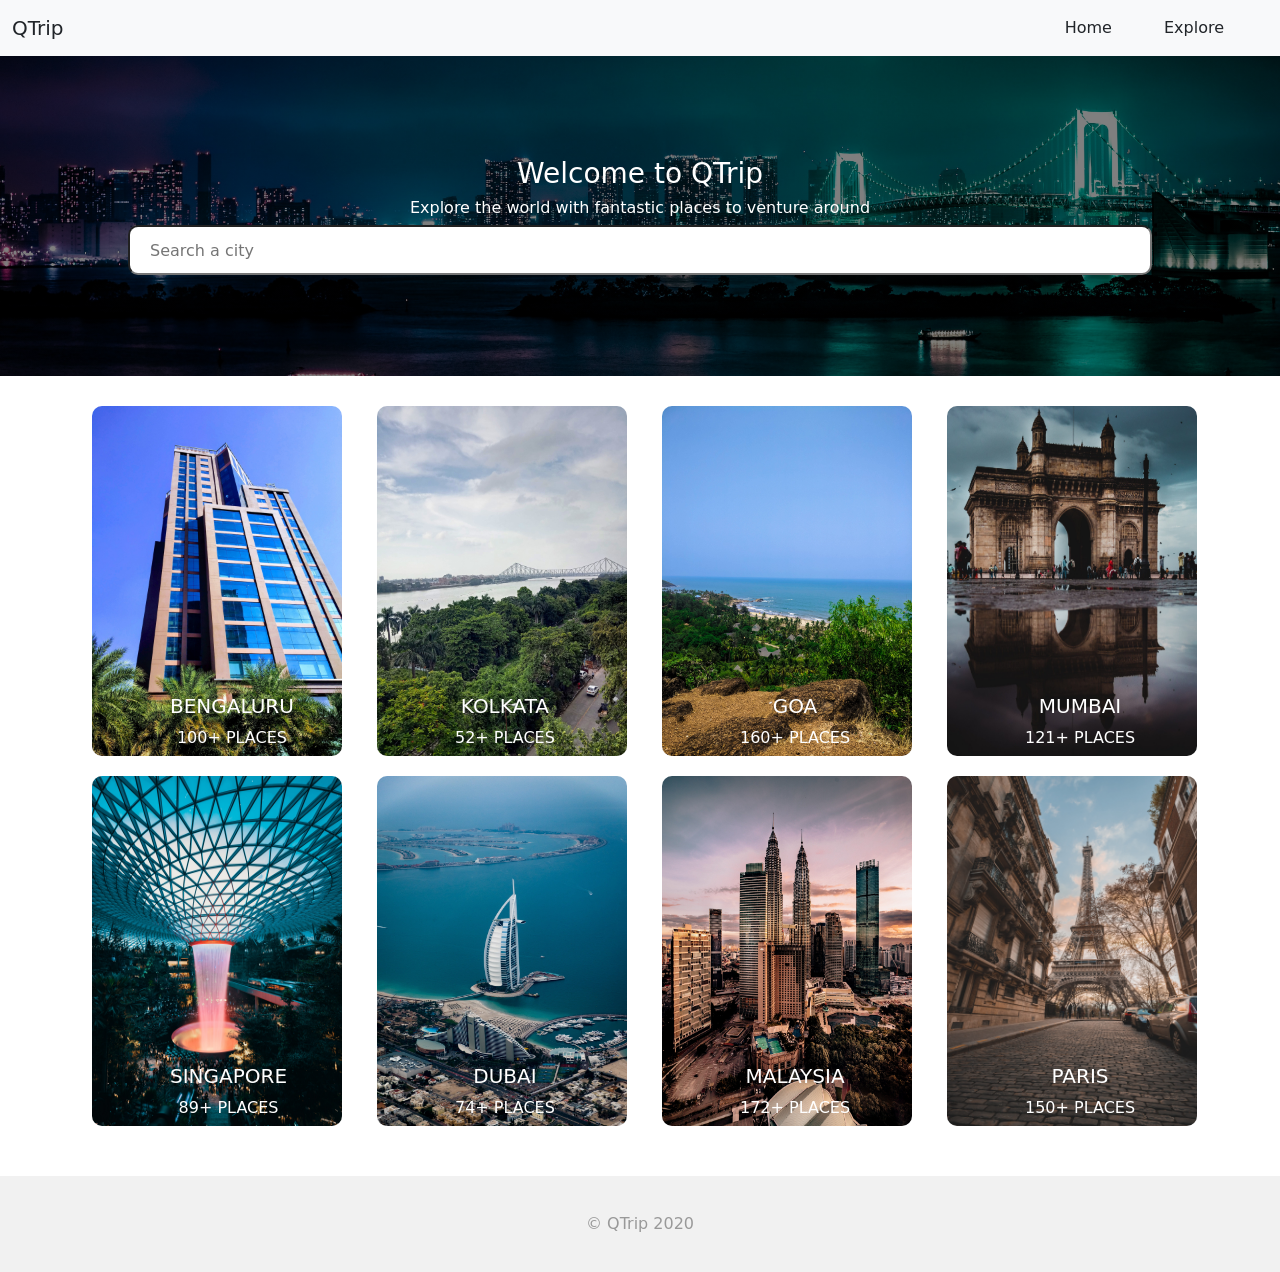
<file: index.html>
<!DOCTYPE html>
<html lang="en">

<head>
  <meta charset="UTF-8" />
  <meta name="viewport" content="width=device-width, initial-scale=1.0" />
  <title>QTrip</title>
  <link rel="stylesheet" href="css/styles.css" />
  <link href="https://cdn.jsdelivr.net/npm/bootstrap@5.3.7/dist/css/bootstrap.min.css" rel="stylesheet" integrity="sha384-LN+7fdVzj6u52u30Kp6M/trliBMCMKTyK833zpbD+pXdCLuTusPj697FH4R/5mcr" crossorigin="anonymous">
  <!-- TODO: MODULE_LAYOUT -->
  <!-- 1. Create a <link> to the first stylesheet needed for Bootstrap -->
</head>

<body>
  <!-- TODO: MODULE_LAYOUT -->
  <!-- 1. Use appropriate css classes on nav element. -->
  <!-- 2. Add child elements as required. -->
  <header class="heading">
    <nav class="navbar navbar-expand-lg navbar-light bg-light">
      <div class="container-fluid">
        <a class="navbar-brand" href="#">QTrip</a>
        <button
          class="navbar-toggler"
          type="button"
          data-bs-toggle="collapse"
          data-bs-target="#navbarSupportedContent"
          aria-controls="navbarSupportedContent"
          aria-expanded="false"
          aria-label="Toggle navigation"
        >
          <span class="navbar-toggler-icon"></span>
        </button>

        <div class="collapse navbar-collapse" id="navbarSupportedContent">
          <ul class="navbar-nav ms-auto mb-2 mb-lg-0">
            <li class="nav-item">
              <a class="nav-link active" aria-current="page" href="#">Home</a>
            </li>
            <li class="nav-item">
              <a class="nav-link" href="#">Explore</a>
            </li>
          </ul>
        </div>
      </div>
    </nav>
  </header>
  
  <!-- TODO: MODULE_LAYOUT -->
  <!-- 1. Use appropriate css classes on the hero image container element. -->
  <!-- 2. Add child elements as required. -->

   <div class="hero-image d-flex flex-column justify-content-center align-items-center">
     <h3>Welcome to QTrip</h3>
     <h6>Explore the world with fantastic places to venture around</h6>
     <form role="search">
      <input type="search" id="search-input" placeholder="Search a city" aria-label="Search through site content">
  </form>


   </div> 
  <div class="container">
    <!-- TODO: MODULE_LAYOUT -->
    <!-- 1. Create the grid like layout as required. -->
     <div class="row row-cols-1  row-cols-lg-4 row-cols-md-2">
     
      <div class="tile">
        <a href="/pages/adventures/adventure.html"><img src="./assets/bengaluru.jpg" alt="..."></a>
       
        <div class="tile-text">
      <h5>BENGALURU</h5>
      <p>100+ PLACES</p>
    </div>
  </div>

  <div class="tile">
    <a href="/pages/adventures/adventure.html"><img src="./assets/kolkata.jpg" alt="..."></a>
  
    <div class="tile-text">
  <h5>KOLKATA</h5>
  <p>52+ PLACES</p>
</div>
</div>

<div class="tile">
  <a href="/pages/adventures/adventure.html"><img src="assets/goa.jpg" alt="..."></a>

  <div class="tile-text">
<h5>GOA</h5>
<p>160+ PLACES</p>
</div>
</div>

<div class="tile">
  <a href="/pages/adventures/adventure.html"><img src="assets/mumbai.jpg" alt="..."></a>
 
  <div class="tile-text">
<h5>MUMBAI</h5>
<p>121+ PLACES</p>
</div>
</div>

<div class="tile">
  <a href="/pages/adventures/adventure.html"><img src="assets/singapore.jpg" alt="..."></a>
 
  <div class="tile-text">
<h5>SINGAPORE</h5>
<p>89+ PLACES</p>
</div>
</div>

<div class="tile">
  <a href="/pages/adventures/adventure.html"><img src="assets/dubai.jpg" alt="..."></a>
 
  <div class="tile-text">
<h5>DUBAI</h5>
<p>74+ PLACES</p>
</div>
</div>

<div class="tile">
  <a href="/pages/adventures/adventure.html"><img src="assets/malaysia.jpg" alt="..."></a>

  <div class="tile-text">
<h5>MALAYSIA</h5>
<p>172+ PLACES</p>
</div>
</div>

<div class="tile">
  <a href="/pages/adventures/adventure.html"><img src="assets/paris.jpg" alt="..."></a>
  
  <div class="tile-text">
<h5>PARIS</h5>
<p>150+ PLACES</p>
</div>
</div>

       
      </div>
  </div>

  <footer>
    <div class="container">© QTrip 2020</div>
  </footer>

  <!-- TODO: MODULE_LAYOUT -->
  <!-- Add scripts needed for bootstrap to work -->
  <script src="https://cdn.jsdelivr.net/npm/bootstrap@5.3.7/dist/js/bootstrap.bundle.min.js" integrity="sha384-ndDqU0Gzau9qJ1lfW4pNLlhNTkCfHzAVBReH9diLvGRem5+R9g2FzA8ZGN954O5Q" crossorigin="anonymous"></script>
</body>

</html>
</file>
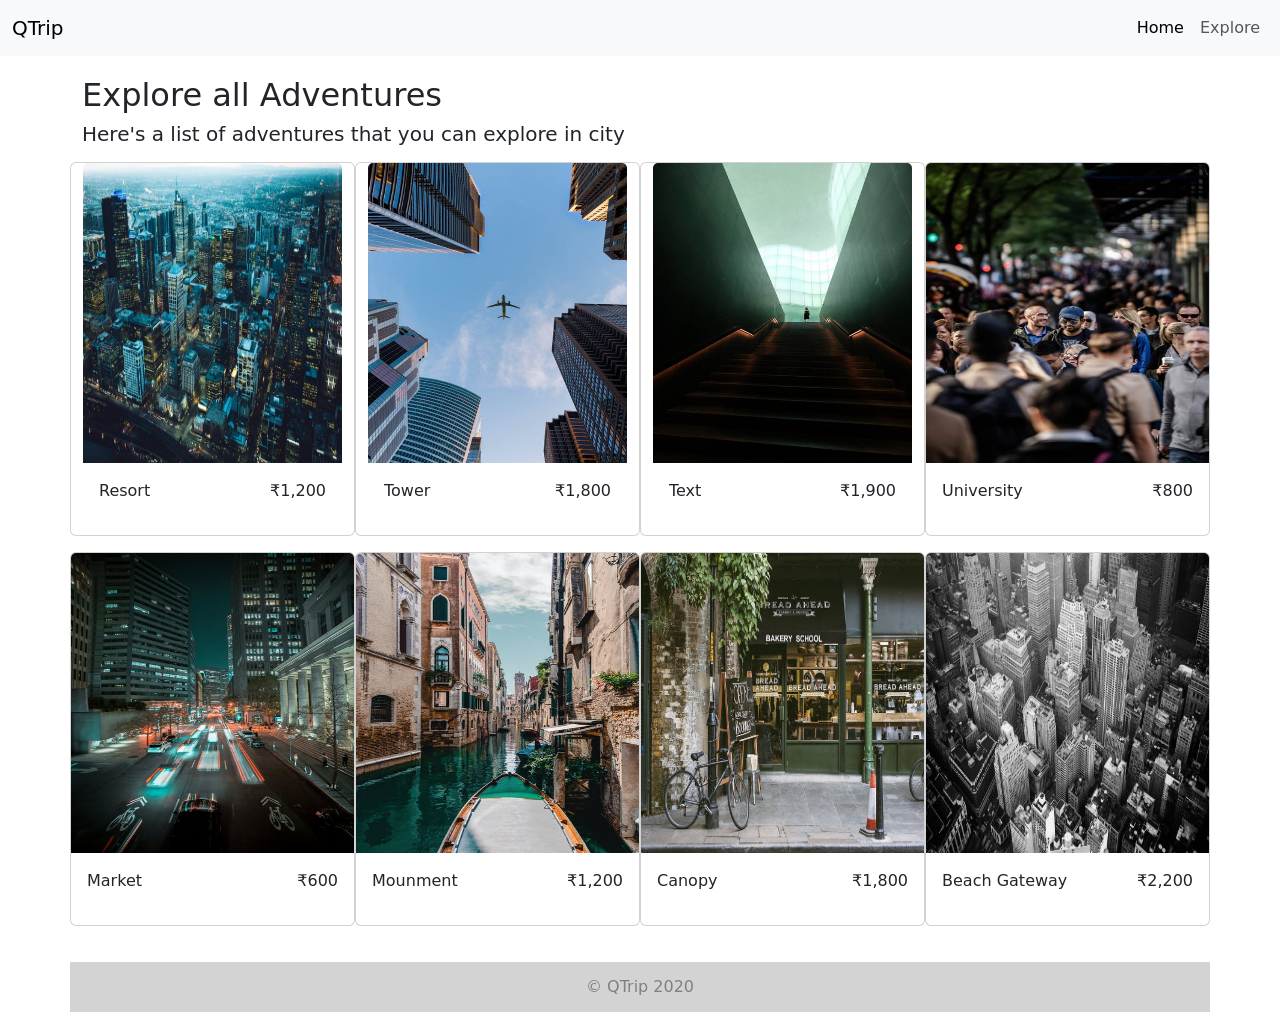
<file: pages/index.html>
<!DOCTYPE html>
<html lang="en">

<head>
  <meta charset="UTF-8" />
  <meta name="viewport" content="width=device-width, initial-scale=1.0" />
  <title>QTrip Adventures</title>
  <link rel="stylesheet" href="../../css/style2.css" />
  <link href="https://cdn.jsdelivr.net/npm/bootstrap@5.0.2/dist/css/bootstrap.min.css" rel="stylesheet" integrity="sha384-EVSTQN3/azprG1Anm3QDgpJLIm9Nao0Yz1ztcQTwFspd3yD65VohhpuuCOmLASjC" crossorigin="anonymous">
</head>

<body>
  <!-- TODO: MODULE_ADVENTURES_GRID -->
  <!-- 1. Copy navigation bar HTML from Landing page document -->
  <header class="heading">
    <nav class="navbar navbar-expand-lg navbar-light bg-light">
      <div class="container-fluid">
        <a class="navbar-brand" href="#">QTrip</a>
        <button
          class="navbar-toggler"
          type="button"
          data-bs-toggle="collapse"
          data-bs-target="#navbarSupportedContent"
          aria-controls="navbarSupportedContent"
          aria-expanded="false"
          aria-label="Toggle navigation"
        >
          <span class="navbar-toggler-icon"></span>
        </button>

        <div class="collapse navbar-collapse" id="navbarSupportedContent">
          <ul class="navbar-nav ms-auto mb-2 mb-lg-0">
            <li class="nav-item">
              <a class="nav-link active" aria-current="page" href="#">Home</a>
            </li>
            <li class="nav-item">
              <a class="nav-link" href="#">Explore</a>
            </li>
          </ul>
        </div>
      </div>
    </nav>
  </header>
  
  <div class="container">
    <div class="content">
   <h2>Explore all Adventures</h2>
   <h5>Here's a list of adventures that you can explore in city</h5>

    </div> 
       <div class="row mt-3">
        
         <div class=" card col-lg-3 col-6 mb-3">
          
        <img src="/assets/adventures/resort.jpg" class="card-img-top" alt="...">
        <div class="card-body d-lg-flex text-center justify-content-between">
          <p class="card-text">Resort</p>
          <p>₹1,200</p>
        </div>
      </div>

      <div class="card col-lg-3 col-6 mb-3">
        <img src="/assets/adventures/tower.jpg" class="card-img-top" alt="...">
        <div class="card-body d-lg-flex text-center justify-content-between">
          <p class="card-text">Tower</p>
          <p>₹1,800</p>
        </div>
      </div>

      <div class=" card col-lg-3 col-6 mb-3">
         <img src="/assets/adventures/mount.jpg" class="card-img-top" alt="...">
        <div class="card-body d-lg-flex text-center justify-content-between">
          <p class="Skiing">Text</p>
          <p>₹1,900</p>
          </div>
        </div>

      <div class="card col-lg-3 col-6 mb-3 p-0">
        <img src="/assets/adventures/university.jpg" class="card-img-top" alt="...">
        <div class="card-body d-lg-flex text-center justify-content-between">
          <p class="card-text">University</p>
          <p>₹800</p>
        </div>
      </div>

      <div class="card col-lg-3 col-6 mb-3 p-0">
        <img src="/assets/adventures/market.jpg" class="card-img-top" alt="...">
        <div class="card-body d-lg-flex text-center justify-content-between">
          <p class="card-text">Market</p>
          <p>₹600</p>
        </div>
      </div>

      <div class="card col-lg-3 col-6 mb-3 p-0">
        <img src="/assets/adventures/church.jpg" class="card-img-top" alt="...">
        <div class="card-body d-lg-flex text-center justify-content-between">
          <p class="card-text">Mounment</p>
          <p>₹1,200</p>
        </div>
      </div>

      <div class="card col-lg-3 col-6 mb-3 p-0">
        <img src="/assets/adventures/canopy.jpg" class="card-img-top" alt="...">
        <div class="card-body d-lg-flex text-center justify-content-between">
          <p class="card-text">Canopy</p>
          <p>₹1,800</p>
        </div>
      </div>

      <div class="card col-lg-3 col-6 mb-3 p-0">
        <img src="/assets/adventures/beachside.jpg" class="card-img-top" alt="...">
        <div class="card-body d-lg-flex text-center justify-content-between">
          <p class="card-text">Beach Gateway</p>
          <p>₹2,200</p>
        </div>
      </div>
      <!-- TODO: MODULE_ADVENTURES_GRID -->
      <!-- 1. Create the grid of adventures by adding child elements as required. -->
   </div>
  </div>

  <footer>
    <div class="container">© QTrip 2020</div>
  </footer>
  
  <script
    src="https://cdn.jsdelivr.net/npm/bootstrap@5.0.2/dist/js/bootstrap.bundle.min.js"
    integrity="sha384-MrcW6ZMFYlzcLA8Nl+NtUVF0sA7MsXsP1UyJoMp4YLEuNSfAP+JcXn/tWtIaxVXM"
    crossorigin="anonymous"
  ></script>
</body>

</html>
</file>
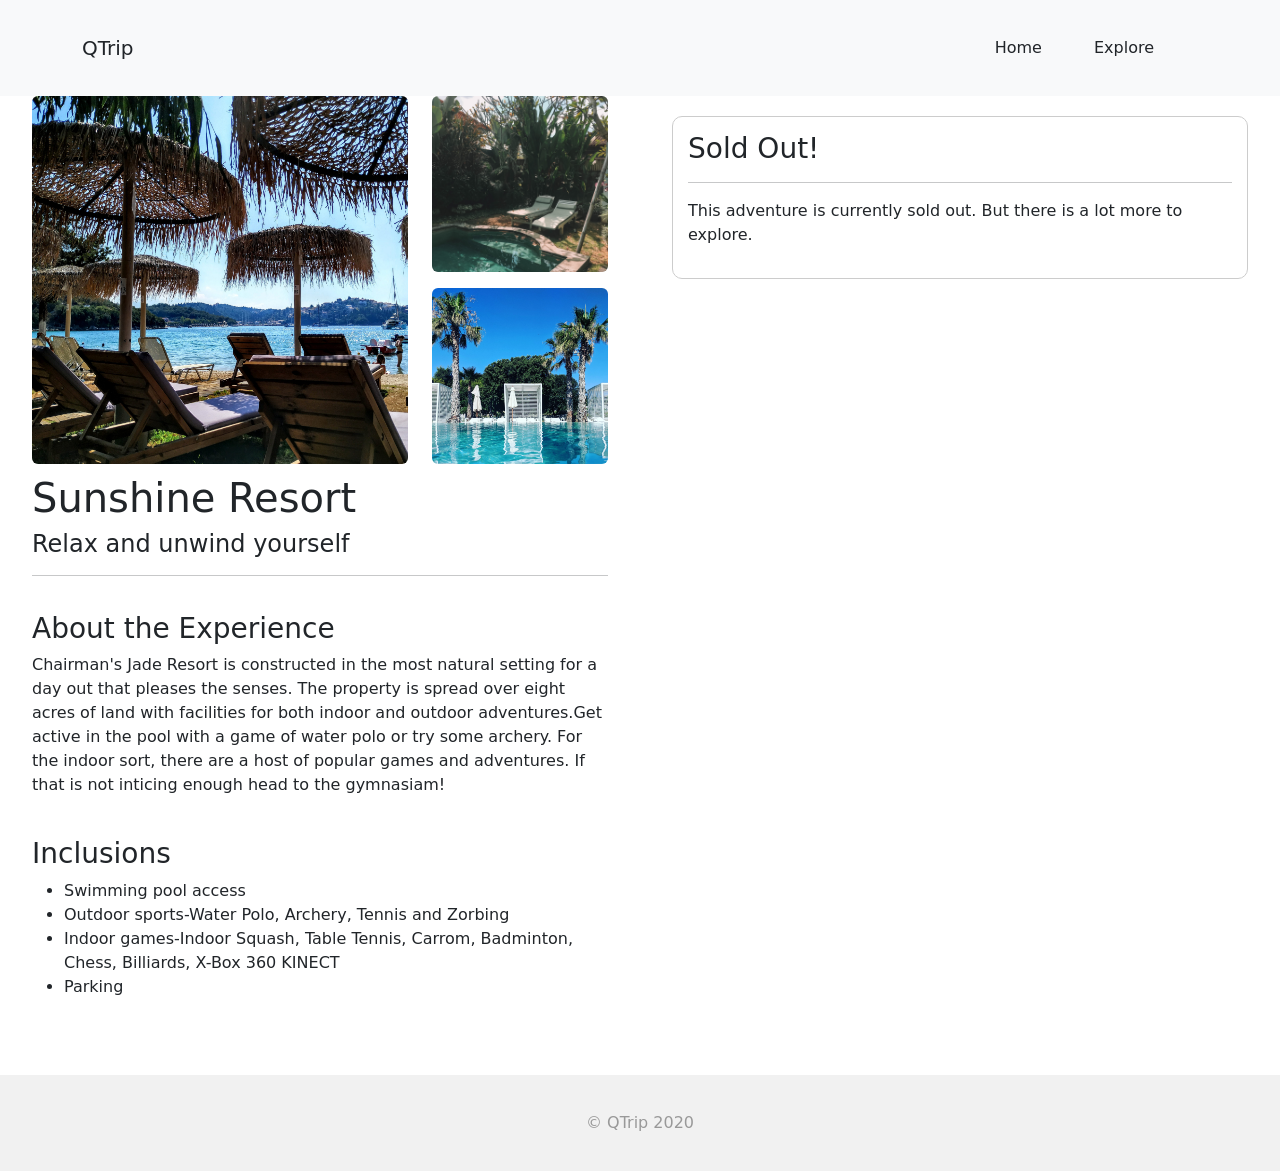
<file: pages/adventures/adventure.html>
<!DOCTYPE html>
<html lang="en">
  <head>
    <meta charset="UTF-8" />
    <meta name="viewport" content="width=device-width, initial-scale=1.0" />
    <title>Image Grid</title>
    <link rel="stylesheet" href="/css/styles.css" />
    <link
      href="https://cdn.jsdelivr.net/npm/bootstrap@5.0.2/dist/css/bootstrap.min.css"
      rel="stylesheet"
      integrity="sha384-EVSTQN3/azprG1Anm3QDgpJLIm9Nao0Yz1ztcQTwFspd3yD65VohhpuuCOmLASjC"
      crossorigin="anonymous"
    />
    <script
      src="https://cdn.jsdelivr.net/npm/bootstrap@5.0.2/dist/js/bootstrap.bundle.min.js"
      integrity="sha384-MrcW6ZMFYlzcLA8Nl+NtUVF0sA7MsXsP1UyJoMp4YLEuNSfAP+JcXn/tWtIaxVXM"
      crossorigin="anonymous"
    ></script>
  </head>
  <body>
   
    <header class="heading">
        <nav class="navbar navbar-expand-lg navbar-light bg-light">
          <div class="container">
            <a class="navbar-brand" href="#">QTrip</a>
            <button
              class="navbar-toggler"
              type="button"
              data-bs-toggle="collapse"
              data-bs-target="#navbarSupportedContent"
              aria-controls="navbarSupportedContent"
              aria-expanded="false"
              aria-label="Toggle navigation"
            >
              <span class="navbar-toggler-icon"></span>
            </button>
    
            <div class="collapse navbar-collapse" id="navbarSupportedContent">
              <ul class="navbar-nav ms-auto mb-2 mb-lg-0">
                <li class="nav-item">
                  <a class="nav-link active" aria-current="page" href="#">Home</a>
                </li>
                <li class="nav-item">
                  <a class="nav-link" href="#">Explore</a>
                </li>
              </ul>
            </div>
          </div>
        </nav>
      </header>
  <div class="maincontent d-lg-flex">
    <div class="container-fluid" style="width: 600px">

      <div class="row">
           <div class="col-md-8">
             <img id="A" src="/assets/adventures/resort/resort1.jpg" class="img-fluid w-100 rounded adventure-image py:12px" alt="Main Resort Image" />
           </div>
        <div class="col-md-4 d-none d-md-flex flex-column gap-3">
          <img  src="/assets/adventures/resort/resort2.jpg" class="img-fluid w-100 rounded adventure-image" alt="Resort Image 2" />
          <img  src="/assets/adventures/resort/resort3.jpg" class="img-fluid w-100 rounded adventure-image" alt="Resort Image 3" />
        </div>
      </div>

      <div class="HeaderAndCaption">
        <h1 class="header">Sunshine Resort</h1>
        <h4>Relax and unwind yourself</h4>
        <hr>
      </div>

      <section class="content">
        <h3>About the Experience</h3>
        <p>Chairman's Jade Resort is constructed in the most natural setting for a day out that pleases the senses. The property is spread over eight acres of land with facilities for both indoor and outdoor adventures.Get active in the pool with a game of water polo or try some archery. For the indoor sort, there are a host of popular games and adventures. If that is not inticing enough head to the gymnasiam! 
      <br><br>
         <h3>Inclusions</h3>
         <ul>
          <li>Swimming pool access</li>
          <li>Outdoor sports-Water Polo, Archery, Tennis and Zorbing </li>
          <li>Indoor games-Indoor Squash, Table Tennis, Carrom, Badminton, Chess, Billiards, X-Box 360 KINECT </li>
          <li>Parking</li>
         </ul>
    </p>
    </section>
      </div>

      <div class="container" style="width: 600px">
        <div class="sold-out-card">
        <h3>Sold Out!</h3>
        <hr>
      <p>This adventure is currently sold out. But there is a lot more to <a href="/index.html">explore.</a></p>
      </div>
      </div>
  </div>

  <footer>
    <div class="container">© QTrip 2020</div>
  </footer>
  </body>
</html>
</file>
<file: css/styles.css>
* {
  margin: 0px;
  padding: 0px;
}

html,
body {
  position: relative;
}

body {
  overflow-y: auto;
  min-height: 100vh;
}
textarea:focus,
input:focus {
  outline: none;
}
a {
  color: inherit !important;
  text-decoration: none !important;
}
footer {
  background: #f1f1f1;
  width: 100%;
  padding: 16px 0px;
  color: #999;
  vertical-align: bottom;
  margin-top: 40px;
  text-align: center;
  /* width: 100%; */
  /* height: 2.5rem;   */
}

.banner {
  height: 500px;
  width: 100%;
  background: #999;
  margin: 20px 0px;
}

.content {
  padding: 20px 0px;
  /* display: flex; */
  /* flex-wrap: wrap; */
}

/* ================================== */
/* Layout page CSS */
/* ================================== */
.container{
 
  margin-top:20px;
  margin-bottom: 20px;
}
.tile {
  margin-top: 10px;
position: relative;
  /* TODO: MODULE_CARDS */
  /* 1. Fill in the required properties. */
}
.tile img {
  height: 350px;
  margin: 10px;
   width: 250px;
   border-radius: 10px;
   
  /* TODO: MODULE_CARDS */
  /* 1. Fill in the required properties. */
}
.tile img:hover {
  cursor: pointer;
  filter: brightness(70%);
  transform: scale(0.99);
  /* TODO: MODULE_CARDS */
  /* 1. Fill in the required properties. */
}

/* Hint: Notice the position:absolute and z-index properties. */
/* Think about how those in relation to the existing "tile" classes. */
.tile-text {
 display: flex;
 flex-direction: column;
 justify-content: center;
 align-items: center;
 color: white;
 position: absolute;
 z-index: 1;
 bottom: 0;
 left: 100px;

}

.hero-image {
  /* Use "linear-gradient" to add a darken background effect to the image (photographer.jpg). This will make the text easier to read */
  background-image: linear-gradient(rgba(0, 0, 0, 0.5), rgba(0, 0, 0, 0.5)),
    url("../assets/hero.jpg");
    height: 20rem;
    background-position: center;
    background-size: cover;
    
    color: white;
  
  /* TODO: MODULE_LAYOUT */
  /* 1. Set a specific height. */
  /* 2. Position and center the image to scale nicely on all screens. */
}

.hero-image h6{
  font-weight: 100;
}
.hero-image #search-input{
  width: 80vw;
  border-radius: 10px;
  height: 50px;
  padding-left: 20px;
}
  


.hero-subheading {
  font-size: 24px;
  font-weight: 100;
}
.hero-input {
  width: 80%;
  height: 50px;
  padding: 16px;
  border-radius: 8px;
  border: none;
}

.nav-link {
  margin-right: 36px;
}

/* ================================== */
/* Adventures grid page CSS */
/* ================================== */

.adventure-card {
  /* TODO: MODULE_ADVENTURES_GRID */
  /* 1. Fill in the required properties. */
}
.adventure-card img {
  /* TODO: MODULE_ADVENTURES_GRID */
  /* 1. Fill in the required properties. */
}
.adventure-card img:hover {
  /* TODO: MODULE_ADVENTURES_GRID */
  /* 1. Fill in the required properties. */
}

/* ================================== */
/* Adventure details page CSS */
/* ================================== */

.adventure-detail-card {
  /* TODO: MODULE_ADVENTURE_DETAILS */
  /* 1. Fill in the required properties. */

}

.adventure-card-image {
  /* TODO: MODULE_ADVENTURE_DETAILS */
  /* 1. Fill in the required properties. */
}
.adventure-card-image:hover {
  /* TODO: MODULE_ADVENTURE_DETAILS */
  /* 1. Fill in the required properties. */
}
.experience-content ul li {
  margin-left: 16px;
  padding: 0;
}

@media only screen and (min-width: 768px) {
  /* For desktops phones: */
  #reservation {
    width: 400px;
    position: fixed;
  }

}


#A{
  height: 367.979px;
}
h4{
  color: lightgray;
}
.header{
  font-weight: 400;
}
.HeaderAndCaption{
  margin-top: 10px;

}
.content p{
  font-weight:20px;
}
.sold-out-card {
  border: 1px solid #ccc;
  border-radius: 10px;
  padding: 15px;
  height: fit-content;
position: sticky;
top: 10px;}
</file>
<file: css/style2.css>
.card-img-top{
   height: 300px;
  width: 100%;
   
  }

.card-img-top:hover{
    cursor: pointer;
    filter: brightness(60%);
}
.card{
   border-radius: 10px;
   }

.container{
  margin-top:20px;
  margin-bottom: 20px;
}   
footer .container{
  display: flex;
  justify-content: center;
  align-items: center;
  color: gray;
  background-color: lightgrey;
  height:50px;

}
</file>
